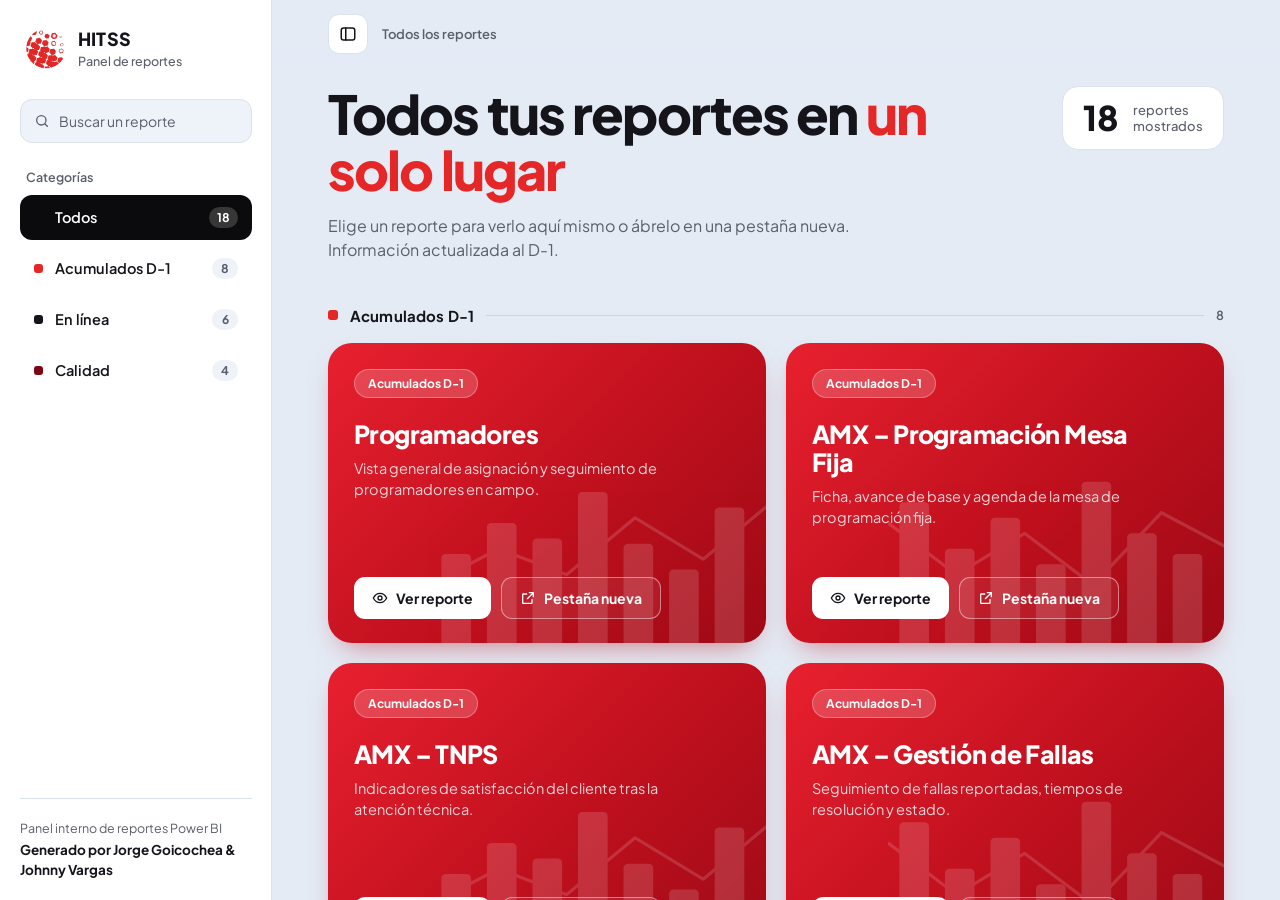
<file: index.html>
<!DOCTYPE html>
<html lang="es">
<head>
<meta charset="UTF-8">
<meta name="viewport" content="width=device-width, initial-scale=1.0">
<title>HITSS | Panel de reportes</title>
<link rel="icon" type="image/png" href="assets/img/favicon.png">
<link rel="preconnect" href="https://fonts.googleapis.com">
<link rel="preconnect" href="https://fonts.gstatic.com" crossorigin>
<link href="https://fonts.googleapis.com/css2?family=Plus+Jakarta+Sans:wght@400;500;600;700;800&display=swap" rel="stylesheet">

<link rel="stylesheet" href="css/variables.css">
<link rel="stylesheet" href="css/base.css">
<link rel="stylesheet" href="css/layout.css">
<link rel="stylesheet" href="css/sidebar.css">
<link rel="stylesheet" href="css/cards.css">
<link rel="stylesheet" href="css/viewer.css">
<link rel="stylesheet" href="css/responsive.css">
</head>
<body>
<div class="app" id="app">

  <!-- ============ Barra lateral ============ -->
  <aside class="sidebar" id="sidebar" aria-label="Navegación">
    <div class="sidebar-inner">
      <div class="brand">
        <img src="assets/img/logo-hitss.png" alt="HITSS">
        <div><b id="brandName"></b><small id="brandSub"></small></div>
      </div>

      <label class="search">
        <svg viewBox="0 0 24 24" fill="none" stroke="currentColor" stroke-width="2" stroke-linecap="round"><circle cx="11" cy="11" r="7"/><path d="M20 20l-3.5-3.5"/></svg>
        <input id="q" type="search" placeholder="Buscar un reporte" autocomplete="off" aria-label="Buscar un reporte">
      </label>

      <div class="cat-title">Categorías</div>
      <nav class="cats" id="cats"></nav>

      <div class="side-foot">
        <span id="footNote"></span>
        <b id="footAuthor"></b>
      </div>
    </div>
  </aside>

  <!-- ============ Contenido ============ -->
  <main class="main" id="main">
    <div class="topbar">
      <button class="icon-btn" id="sidebarToggle" aria-label="Ocultar o mostrar el menú" aria-expanded="true" title="Ocultar / mostrar menú">
        <svg viewBox="0 0 24 24" fill="none" stroke="currentColor" stroke-width="2" stroke-linecap="round" stroke-linejoin="round"><rect x="3" y="4" width="18" height="16" rx="3"/><path d="M9 4v16"/></svg>
      </button>
      <span class="crumb" id="crumb">Todos los reportes</span>
    </div>

    <section class="home">
      <div class="hero">
        <div>
          <h1 id="heroTitle"></h1>
          <p class="lead" id="heroLead"></p>
        </div>
        <div class="counter"><strong id="count">0</strong><span>reportes<br>mostrados</span></div>
      </div>
      <div id="groups"></div>
      <div class="empty" id="empty" hidden><b>Sin resultados</b>No encontramos reportes que coincidan con tu búsqueda.</div>
    </section>
  </main>
</div>

<!-- ============ Ventana flotante de vista previa (movible y redimensionable) ============ -->
<div class="vwin" id="vwin" role="dialog" aria-modal="false" aria-labelledby="vname" hidden>
  <div class="vwin-bar" id="vbar">
    <h2 id="vname"></h2>
    <a class="vbtn" id="vnew" target="_blank" rel="noopener">Abrir en pestaña nueva</a>
    <button class="vbtn" id="vmax" type="button" title="Maximizar / restaurar">Maximizar</button>
    <button class="vbtn" id="vclose" type="button">Cerrar</button>
  </div>
  <div class="vwin-body">
    <div class="loader" id="loader"><div class="spin"></div>Cargando reporte…</div>
    <iframe id="frame" title="Reporte Power BI" allowfullscreen></iframe>
  </div>
  <div class="vwin-resize" id="vresize" aria-hidden="true"></div>
</div>

<!-- 1) configuración y datos -->
<script src="js/config.js"></script>
<script src="js/data/01-acumulados.js"></script>
<script src="js/data/02-en-linea.js"></script>
<script src="js/data/03-calidad.js"></script>
<!-- 2) módulos -->
<script src="js/utils.js"></script>
<script src="js/sidebar.js"></script>
<script src="js/cards.js"></script>
<script src="js/viewer.js"></script>
<!-- 3) arranque -->
<script src="js/main.js"></script>
</body>
</html>
</file>
<file: css/variables.css>
/* ===== Tokens de diseño: aquí se cambian colores y medidas globales ===== */
:root{
  /* Marca HITSS */
  --red:#E52727;
  --red-deep:#B00610;
  --red-dark:#6E0009;
  --black:#0B0B0D;

  /* Texto y líneas */
  --ink:#14141A;
  --gray:#5B5F6B;
  --line:#DAE2EE;

  /* Fondos */
  --bg:#E4EBF5;            /* fondo pastel azul-grisáceo del contenido */
  --bg-soft:#EEF2F9;       /* campos de búsqueda, chips */
  --panel:#FFFFFF;

  /* Medidas */
  --sidebar-w:272px;
  --radius:24px;
  --ease:.25s cubic-bezier(.4,0,.2,1);
}
</file>
<file: css/base.css>
*{box-sizing:border-box;margin:0;padding:0}
html,body{height:100%}
body{font-family:'Plus Jakarta Sans',system-ui,-apple-system,'Segoe UI',Roboto,sans-serif;background:var(--bg);color:var(--ink);-webkit-font-smoothing:antialiased;overflow:hidden}
button{font:inherit;cursor:pointer;border:0;background:none;color:inherit}
a{color:inherit;text-decoration:none}

.btn{display:inline-flex;align-items:center;gap:8px;height:42px;padding:0 18px;border-radius:11px;font-size:14px;font-weight:700;transition:background .15s,color .15s}
.btn svg{width:16px;height:16px;flex:none}
.icon-btn{display:inline-flex;align-items:center;justify-content:center;width:40px;height:40px;border-radius:11px;background:var(--panel);border:1px solid var(--line);transition:background .15s,border-color .15s}
.icon-btn:hover{background:var(--bg-soft);border-color:#C5D0E2}
.icon-btn svg{width:18px;height:18px}
</file>
<file: css/layout.css>
.app{display:grid;grid-template-columns:var(--sidebar-w) minmax(0,1fr);height:100vh;height:100dvh;transition:grid-template-columns var(--ease)}
.app.is-collapsed{grid-template-columns:0 minmax(0,1fr)}

.main{overflow-y:auto;position:relative;min-width:0}

.topbar{position:sticky;top:0;z-index:5;display:flex;align-items:center;gap:14px;padding:14px 56px;background:linear-gradient(var(--bg) 70%,rgba(228,235,245,0))}
.crumb{font-size:13px;font-weight:600;color:var(--gray)}

.home{padding:18px 56px 56px;max-width:1320px}
.hero{display:flex;justify-content:space-between;align-items:flex-start;gap:32px;flex-wrap:wrap}
h1{font-size:clamp(34px,4.2vw,54px);line-height:1.04;font-weight:800;letter-spacing:-.035em;max-width:620px}
h1 em{font-style:normal;color:var(--red)}
.lead{margin-top:16px;color:var(--gray);font-size:16px;max-width:560px;line-height:1.5}
.counter{display:flex;align-items:center;gap:14px;background:var(--panel);border:1px solid var(--line);border-radius:16px;padding:14px 20px}
.counter strong{font-size:34px;font-weight:800;line-height:1}
.counter span{font-size:13px;color:var(--gray);line-height:1.25;font-weight:500}

.group{margin-top:44px}
.group-head{display:flex;align-items:center;gap:12px;margin-bottom:18px}
.group-head h2{font-size:15px;font-weight:700;letter-spacing:.01em}
.group-head .dot{width:10px;height:10px;border-radius:3px;background:var(--c)}
.group-head .line{flex:1;height:1px;background:#C9D4E6}
.group-head .cnt{font-size:12.5px;color:var(--gray);font-weight:600}

.empty{margin-top:60px;text-align:center;color:var(--gray);padding:60px 20px;border:1px dashed #B7C4DA;border-radius:20px;background:var(--panel)}
.empty b{display:block;color:var(--ink);font-size:18px;margin-bottom:6px}
</file>
<file: css/sidebar.css>
.sidebar{background:var(--panel);border-right:1px solid var(--line);overflow:hidden;min-width:0;transition:visibility 0s}
.app.is-collapsed .sidebar{visibility:hidden;border-right-color:transparent;transition:visibility 0s var(--ease)}
.sidebar-inner{width:var(--sidebar-w);height:100%;display:flex;flex-direction:column;padding:28px 20px 20px;overflow-y:auto}

.brand{display:flex;align-items:center;gap:12px;padding:0 4px}
.brand img{width:42px;height:auto;display:block}
.brand b{display:block;font-size:18px;font-weight:800;letter-spacing:.01em;line-height:1.1}
.brand small{font-size:12.5px;color:var(--gray);font-weight:500}

.search{margin-top:28px;position:relative;display:block}
.search svg{position:absolute;left:14px;top:50%;transform:translateY(-50%);width:16px;height:16px;color:var(--gray)}
.search input{width:100%;height:44px;border:1px solid var(--line);background:var(--bg-soft);border-radius:12px;padding:0 14px 0 38px;font:inherit;font-size:14px;color:var(--ink);outline:none;transition:border-color .15s,box-shadow .15s,background .15s}
.search input::placeholder{color:var(--gray)}
.search input:focus{border-color:var(--red);background:#fff;box-shadow:0 0 0 3px rgba(229,39,39,.14)}

.cat-title{margin:26px 6px 10px;font-size:12.5px;font-weight:600;color:var(--gray)}
.cats{display:flex;flex-direction:column;gap:6px}
.cat{display:flex;align-items:center;gap:12px;width:100%;text-align:left;padding:12px 14px;border-radius:12px;font-size:14.5px;font-weight:600;transition:background .15s,color .15s}
.cat:hover{background:var(--bg-soft)}
.cat .dot{width:9px;height:9px;border-radius:3px;background:var(--c);flex:none}
.cat .n{margin-left:auto;font-size:12px;font-weight:700;color:var(--gray);background:var(--bg-soft);min-width:26px;text-align:center;padding:3px 8px;border-radius:999px}
.cat.active{background:var(--black);color:#fff}
.cat.active .n{background:rgba(255,255,255,.18);color:#fff}
.cat.active .dot{background:var(--red)}
.cat.all{padding-left:35px}

.side-foot{margin-top:auto;padding-top:20px;border-top:1px solid var(--line);font-size:12.5px;color:var(--gray);line-height:1.5}
.side-foot b{display:block;color:var(--ink);font-weight:700;font-size:13.5px;margin-top:2px}
</file>
<file: css/cards.css>
.grid{display:grid;grid-template-columns:repeat(auto-fill,minmax(330px,1fr));gap:20px}

.card{position:relative;overflow:hidden;border-radius:var(--radius);color:#fff;padding:26px 26px 24px;min-height:300px;display:flex;flex-direction:column;background:var(--g);box-shadow:0 14px 30px -14px var(--shadow);transition:transform .2s ease,box-shadow .2s ease;isolation:isolate}
.card:hover{transform:translateY(-4px);box-shadow:0 22px 38px -14px var(--shadow)}

/* Temas de color de tarjeta: se asignan con "theme" en js/data/*.js */
.card.c-red  {--g:linear-gradient(135deg,#E8202F 0%,#C0101E 55%,#9E0A16 100%);--shadow:rgba(176,6,16,.55)}
.card.c-black{--g:linear-gradient(135deg,#2A2A31 0%,#16161B 55%,#0B0B0D 100%);--shadow:rgba(11,11,13,.5)}
.card.c-wine {--g:linear-gradient(135deg,#A60C1B 0%,#7C0613 55%,#4F030C 100%);--shadow:rgba(110,0,9,.55)}

.chip{align-self:flex-start;font-size:12px;font-weight:700;padding:6px 13px;border-radius:999px;background:rgba(255,255,255,.18);border:1px solid rgba(255,255,255,.3)}
.card h3{margin-top:22px;font-size:25px;line-height:1.12;font-weight:800;letter-spacing:-.025em;max-width:88%}
.card p{margin-top:10px;font-size:14.5px;line-height:1.45;color:rgba(255,255,255,.82);max-width:92%}
.actions{margin-top:auto;padding-top:22px;display:flex;gap:10px;flex-wrap:wrap}
.btn.primary{background:#fff;color:var(--ink)}
.btn.primary:hover{background:#f1f1f4}
.btn.ghost{border:1px solid rgba(255,255,255,.45);color:#fff;background:rgba(255,255,255,.06)}
.btn.ghost:hover{background:rgba(255,255,255,.18)}
.deco{position:absolute;right:-6px;bottom:-4px;width:78%;height:62%;z-index:-1;opacity:.14;pointer-events:none}
</file>
<file: css/viewer.css>
/* Ventana flotante de vista previa */
.vwin{position:fixed;z-index:50;display:flex;flex-direction:column;background:#fff;border-radius:18px;overflow:hidden;
  box-shadow:0 30px 80px -20px rgba(11,11,13,.55),0 0 0 1px rgba(11,11,13,.12);min-width:360px;min-height:260px}
.vwin[hidden]{display:none}
.vwin.is-max{inset:0 !important;width:auto !important;height:auto !important;border-radius:0}
.vwin.is-busy .vwin-body iframe{pointer-events:none}   /* evita que el iframe "robe" el arrastre */

.vwin-bar{display:flex;align-items:center;gap:10px;padding:0 14px 0 20px;height:54px;flex:none;background:var(--black);color:#fff;cursor:grab;user-select:none;touch-action:none;border-bottom:3px solid var(--red)}
.vwin.is-dragging .vwin-bar{cursor:grabbing}
.vwin-bar h2{flex:1;min-width:0;font-size:16px;font-weight:800;letter-spacing:-.01em;white-space:nowrap;overflow:hidden;text-overflow:ellipsis}
.vbtn{display:inline-flex;align-items:center;height:34px;padding:0 14px;border-radius:9px;background:rgba(255,255,255,.12);color:#fff;font-size:13px;font-weight:700;white-space:nowrap;cursor:pointer;transition:background .15s}
.vbtn:hover{background:var(--red)}

.vwin-body{position:relative;flex:1;min-height:0;background:#fff}
.vwin-body iframe{position:absolute;inset:0;width:100%;height:100%;border:0}
.loader{position:absolute;inset:0;display:flex;flex-direction:column;align-items:center;justify-content:center;gap:14px;color:var(--gray);font-size:14px;font-weight:600;background:#fff;transition:opacity .3s;pointer-events:none;z-index:1}
.loader.hide{opacity:0}
.spin{width:34px;height:34px;border-radius:50%;border:3px solid var(--line);border-top-color:var(--red);animation:sp .8s linear infinite}
@keyframes sp{to{transform:rotate(360deg)}}

.vwin-resize{position:absolute;right:0;bottom:0;width:22px;height:22px;cursor:nwse-resize;touch-action:none;z-index:2;
  background:linear-gradient(135deg,transparent 50%,rgba(11,11,13,.35) 50%,rgba(11,11,13,.35) 58%,transparent 58%,transparent 70%,rgba(11,11,13,.35) 70%,rgba(11,11,13,.35) 78%,transparent 78%)}
.vwin.is-max .vwin-resize{display:none}
</file>
<file: css/responsive.css>
@media (max-width:900px){
  body{overflow:auto}
  .app{grid-template-columns:minmax(0,1fr) !important;grid-template-rows:auto minmax(0,1fr);height:auto;min-height:100dvh}
  .app.is-collapsed .sidebar{display:none}
  .sidebar{border-right:0;border-bottom:1px solid var(--line);overflow:visible}
  .sidebar-inner{width:auto;padding:16px 16px 14px;overflow:visible}
  .search{margin-top:14px}
  .cat-title,.side-foot{display:none}
  .cats{flex-direction:row;overflow-x:auto;margin-top:12px;gap:8px}
  .cat{width:auto;white-space:nowrap;padding:10px 12px}
  .cat.all{padding-left:12px}
  .main{overflow:visible}
  .topbar{padding:12px 18px;position:static}
  .home{padding:10px 18px 40px}
  .grid{grid-template-columns:1fr}
  /* En celular la vista previa ocupa toda la pantalla */
  .vwin{inset:0 !important;width:auto !important;height:auto !important;border-radius:0;min-width:0}
  .vwin-resize{display:none}
  .vwin-bar{cursor:default}
  #vmax{display:none}
}
</file>
